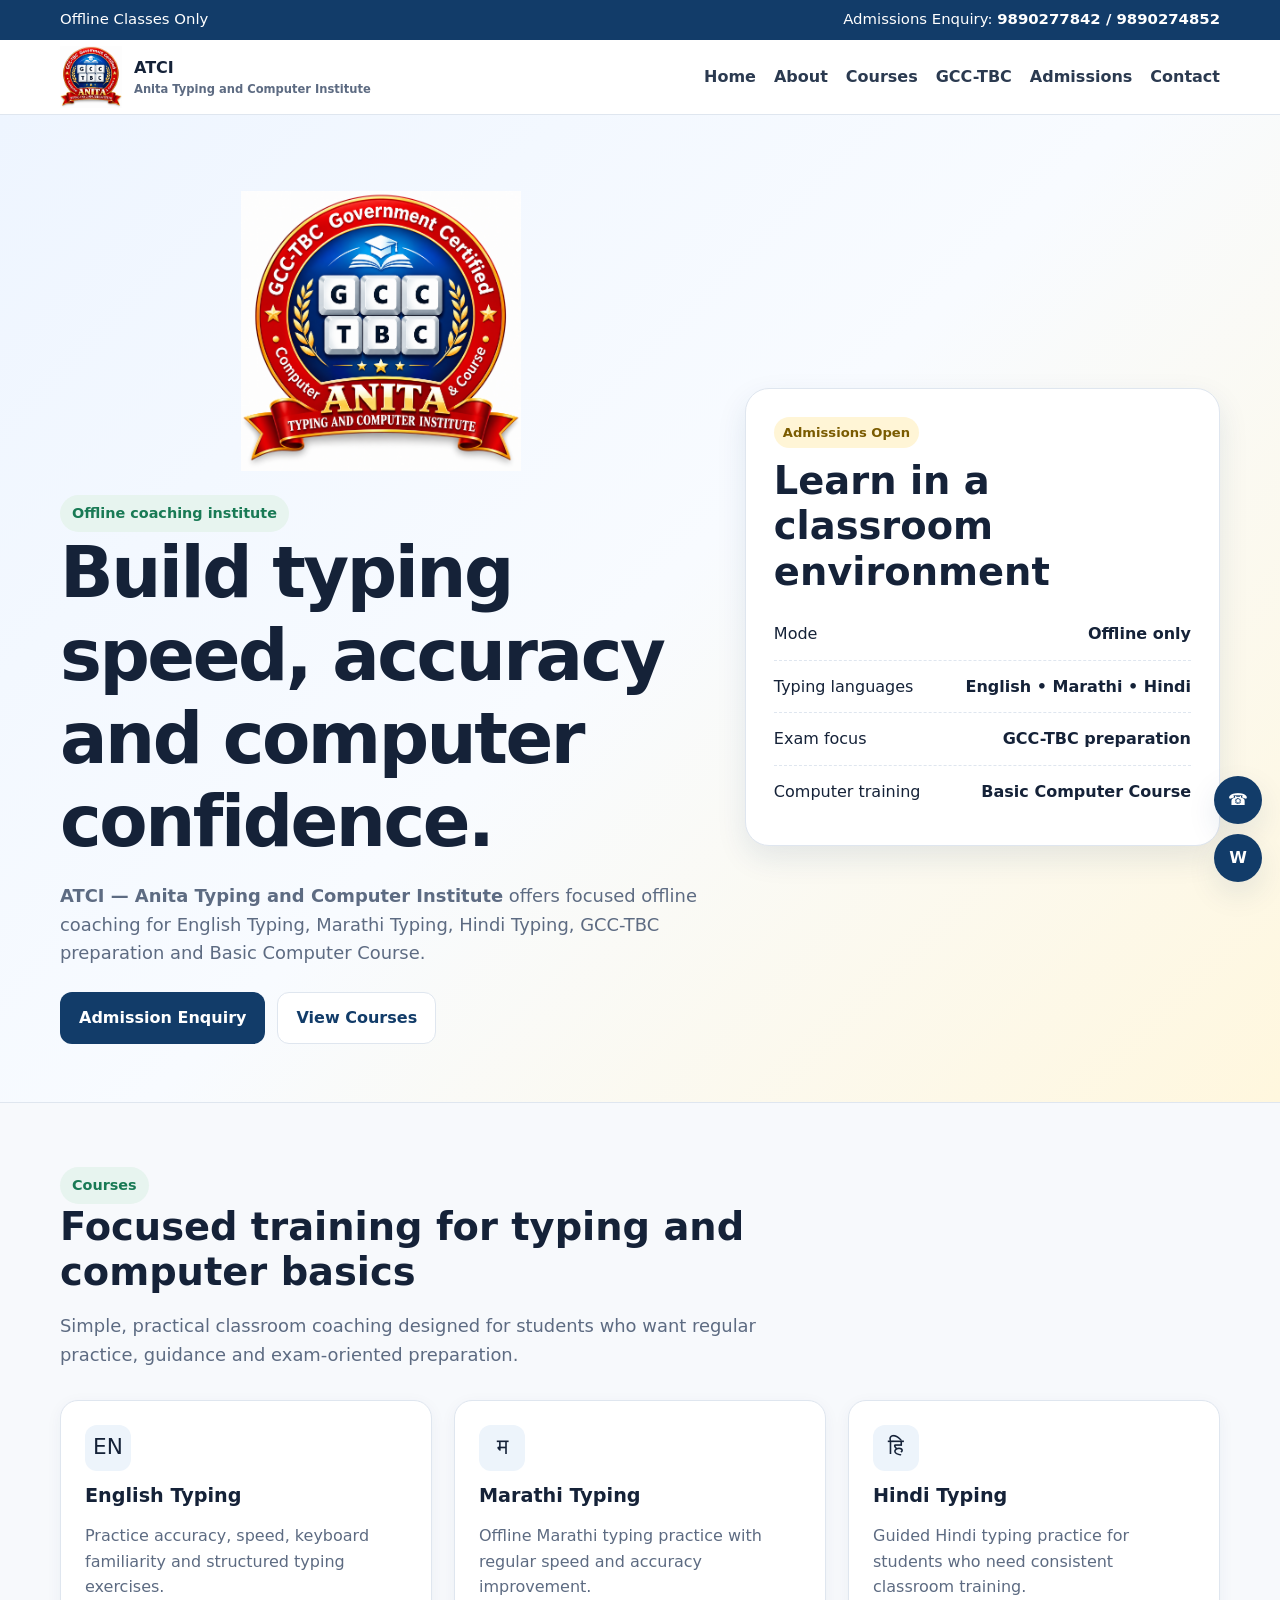
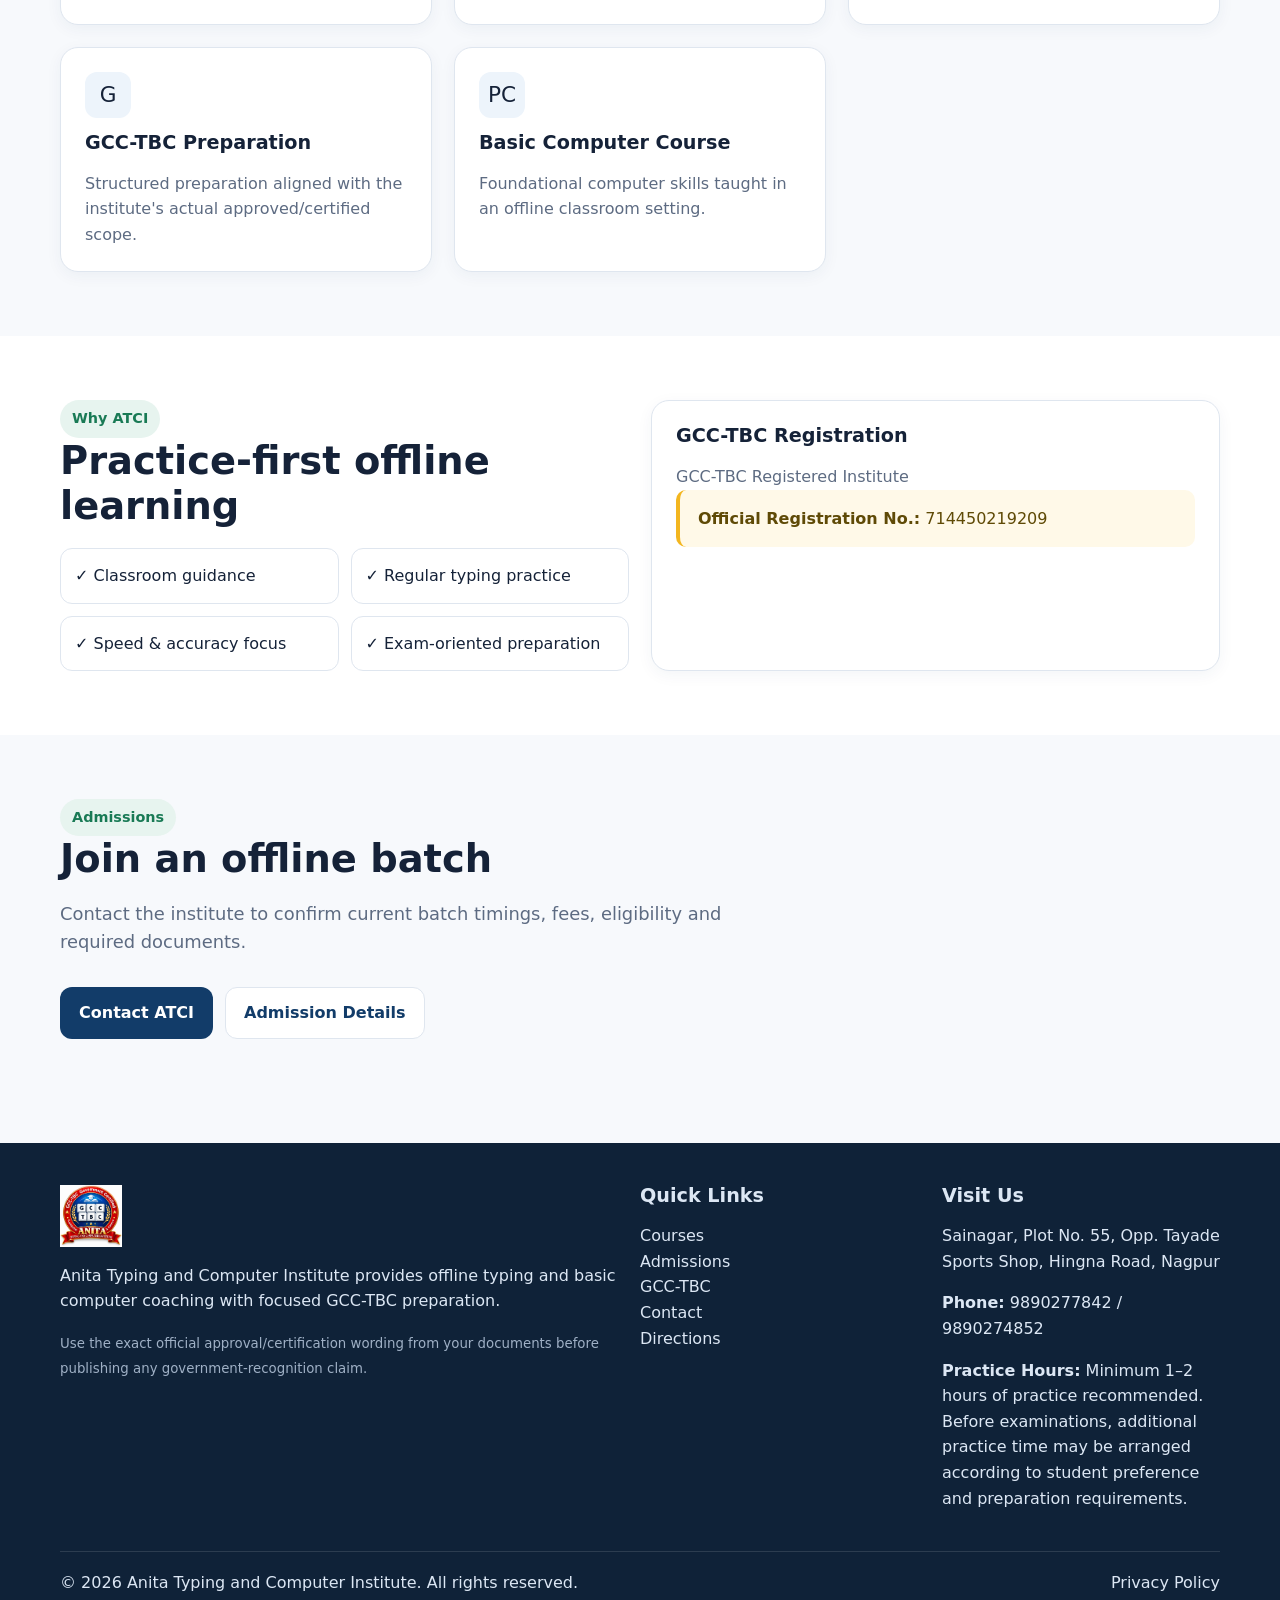
<file: index.html>
﻿<!doctype html>
<html lang="en">
<head>
  <meta charset="utf-8">
  <meta name="viewport" content="width=device-width,initial-scale=1">
  <title>ATCI | Anita Typing and Computer Institute</title>
  <meta name="description" content="Offline typing and computer coaching for English, Marathi, Hindi, GCC-TBC preparation and basic computer learning.">
  <link rel="canonical" href="https://atci.co.in/">
  <meta name="robots" content="index,follow">
  <meta property="og:title" content="ATCI | Anita Typing and Computer Institute">
  <meta property="og:description" content="Offline typing and computer coaching for English, Marathi, Hindi, GCC-TBC preparation and basic computer learning.">
  <meta property="og:type" content="website">
  <meta property="og:url" content="https://atci.co.in">
  <link rel="icon" type="image/png" href="assets/images/ATCI%20LOGO.png">
  <link rel="apple-touch-icon" href="assets/images/ATCI%20LOGO.png">
  <link rel="stylesheet" href="assets/css/style.css">
</head>
<body>

<div class="topbar">
  <div class="container">
    <span>Offline Classes Only</span>
    <span>Admissions Enquiry: <strong>9890277842 / 9890274852</strong></span>
  </div>
</div>
<header class="site-header">
  <div class="container nav">
    <a class="brand" href="index.html" aria-label="ATCI Home">
      <img class="logo" src="assets/images/ATCI%20LOGO.png" alt="Anita Typing and Computer Institute Logo">
      <span class="brand-text">ATCI<small>Anita Typing and Computer Institute</small></span>
    </a>
    <button class="menu-btn" aria-expanded="false" aria-label="Open menu">Menu</button>
    <nav class="nav-links"><a href="index.html" aria-current="page">Home</a><a href="about.html" >About</a><a href="courses.html" >Courses</a><a href="gcc-tbc.html" >GCC-TBC</a><a href="admissions.html" >Admissions</a><a href="contact.html" >Contact</a></nav>
  </div>
</header>


<main>
<section class="hero">
  <div class="container hero-grid">
    <div>
      <img class="hero-logo" src="assets/images/ATCI%20LOGO.png" alt="Anita Typing and Computer Institute Logo">
      <span class="eyebrow">Offline coaching institute</span>
      <h1>Build typing speed, accuracy and computer confidence.</h1>
      <p class="lead"><strong>ATCI — Anita Typing and Computer Institute</strong> offers focused offline coaching for English Typing, Marathi Typing, Hindi Typing, GCC-TBC preparation and Basic Computer Course.</p>
      <div class="actions">
        <a class="btn btn-primary" href="admissions.html">Admission Enquiry</a>
        <a class="btn btn-secondary" href="courses.html">View Courses</a>
      </div>
    </div>
    <div class="hero-card">
      <span class="badge">Admissions Open</span>
      <h2>Learn in a classroom environment</h2>
      <div class="stat"><span>Mode</span><strong>Offline only</strong></div>
      <div class="stat"><span>Typing languages</span><strong>English • Marathi • Hindi</strong></div>
      <div class="stat"><span>Exam focus</span><strong>GCC-TBC preparation</strong></div>
      <div class="stat"><span>Computer training</span><strong>Basic Computer Course</strong></div>
    </div>
  </div>
</section>

<section class="section">
  <div class="container">
    <div class="section-head">
      <span class="eyebrow">Courses</span>
      <h2>Focused training for typing and computer basics</h2>
      <p class="lead">Simple, practical classroom coaching designed for students who want regular practice, guidance and exam-oriented preparation.</p>
    </div>
    <div class="grid grid-3">
      <div class="card"><div class="icon">EN</div><h3>English Typing</h3><p>Practice accuracy, speed, keyboard familiarity and structured typing exercises.</p></div>
      <div class="card"><div class="icon">म</div><h3>Marathi Typing</h3><p>Offline Marathi typing practice with regular speed and accuracy improvement.</p></div>
      <div class="card"><div class="icon">हि</div><h3>Hindi Typing</h3><p>Guided Hindi typing practice for students who need consistent classroom training.</p></div>
      <div class="card"><div class="icon">G</div><h3>GCC-TBC Preparation</h3><p>Structured preparation aligned with the institute's actual approved/certified scope.</p></div>
      <div class="card"><div class="icon">PC</div><h3>Basic Computer Course</h3><p>Foundational computer skills taught in an offline classroom setting.</p></div>
    </div>
  </div>
</section>

<section class="section alt">
  <div class="container grid grid-2">
    <div>
      <span class="eyebrow">Why ATCI</span>
      <h2>Practice-first offline learning</h2>
      <div class="checks">
        <div class="check">✓ Classroom guidance</div>
        <div class="check">✓ Regular typing practice</div>
        <div class="check">✓ Speed & accuracy focus</div>
        <div class="check">✓ Exam-oriented preparation</div>
      </div>
    </div>
    <div class="card">
      <h3>GCC-TBC Registration</h3>
      <p>GCC-TBC Registered Institute</p>
      <div class="notice"><strong>Official Registration No.:</strong> 714450219209</div>
    </div>
  </div>
</section>

<section class="section">
  <div class="container">
    <div class="section-head"><span class="eyebrow">Admissions</span><h2>Join an offline batch</h2><p class="lead">Contact the institute to confirm current batch timings, fees, eligibility and required documents.</p></div>
    <div class="actions"><a class="btn btn-primary" href="contact.html">Contact ATCI</a><a class="btn btn-secondary" href="admissions.html">Admission Details</a></div>
  </div>
</section>
</main>


<footer class="footer">
  <div class="container">
    <div class="footer-grid">
      <div>
        <img class="footer-logo logo" src="assets/images/ATCI%20LOGO.png" alt="Anita Typing and Computer Institute Logo">
        <p>Anita Typing and Computer Institute provides offline typing and basic computer coaching with focused GCC-TBC preparation.</p>
        <small>Use the exact official approval/certification wording from your documents before publishing any government-recognition claim.</small>
      </div>
      <div>
        <h3>Quick Links</h3>
        <p><a href="courses.html">Courses</a><br><a href="admissions.html">Admissions</a><br><a href="gcc-tbc.html">GCC-TBC</a><br><a href="contact.html">Contact</a><br><a href="https://maps.app.goo.gl/RfUvxJS2GyCX4RJT7" target="_blank" rel="noopener noreferrer">Directions</a></p>
      </div>
      <div>
        <h3>Visit Us</h3>
        <p>Sainagar, Plot No. 55, Opp. Tayade Sports Shop, Hingna Road, Nagpur</p>
        <p><strong>Phone:</strong> <a href="tel:+919890277842">9890277842</a> / <a href="tel:+919890274852">9890274852</a></p><p><strong>Practice Hours:</strong> Minimum 1–2 hours of practice recommended. Before examinations, additional practice time may be arranged according to student preference and preparation requirements.</p>
      </div>
    </div>
    <div class="footer-bottom">
      <span>© <span data-year></span> Anita Typing and Computer Institute. All rights reserved.</span>
      <span><a href="privacy.html">Privacy Policy</a></span>
    </div>
  </div>
</footer>
<div class="floating-contact">
  <a href="tel:+919890277842" aria-label="Call ATCI">☎</a>
  <a href="https://wa.me/919890277842" aria-label="WhatsApp ATCI">W</a>
</div>
<script src="assets/js/site.js"></script>

</body>
</html>
</file>
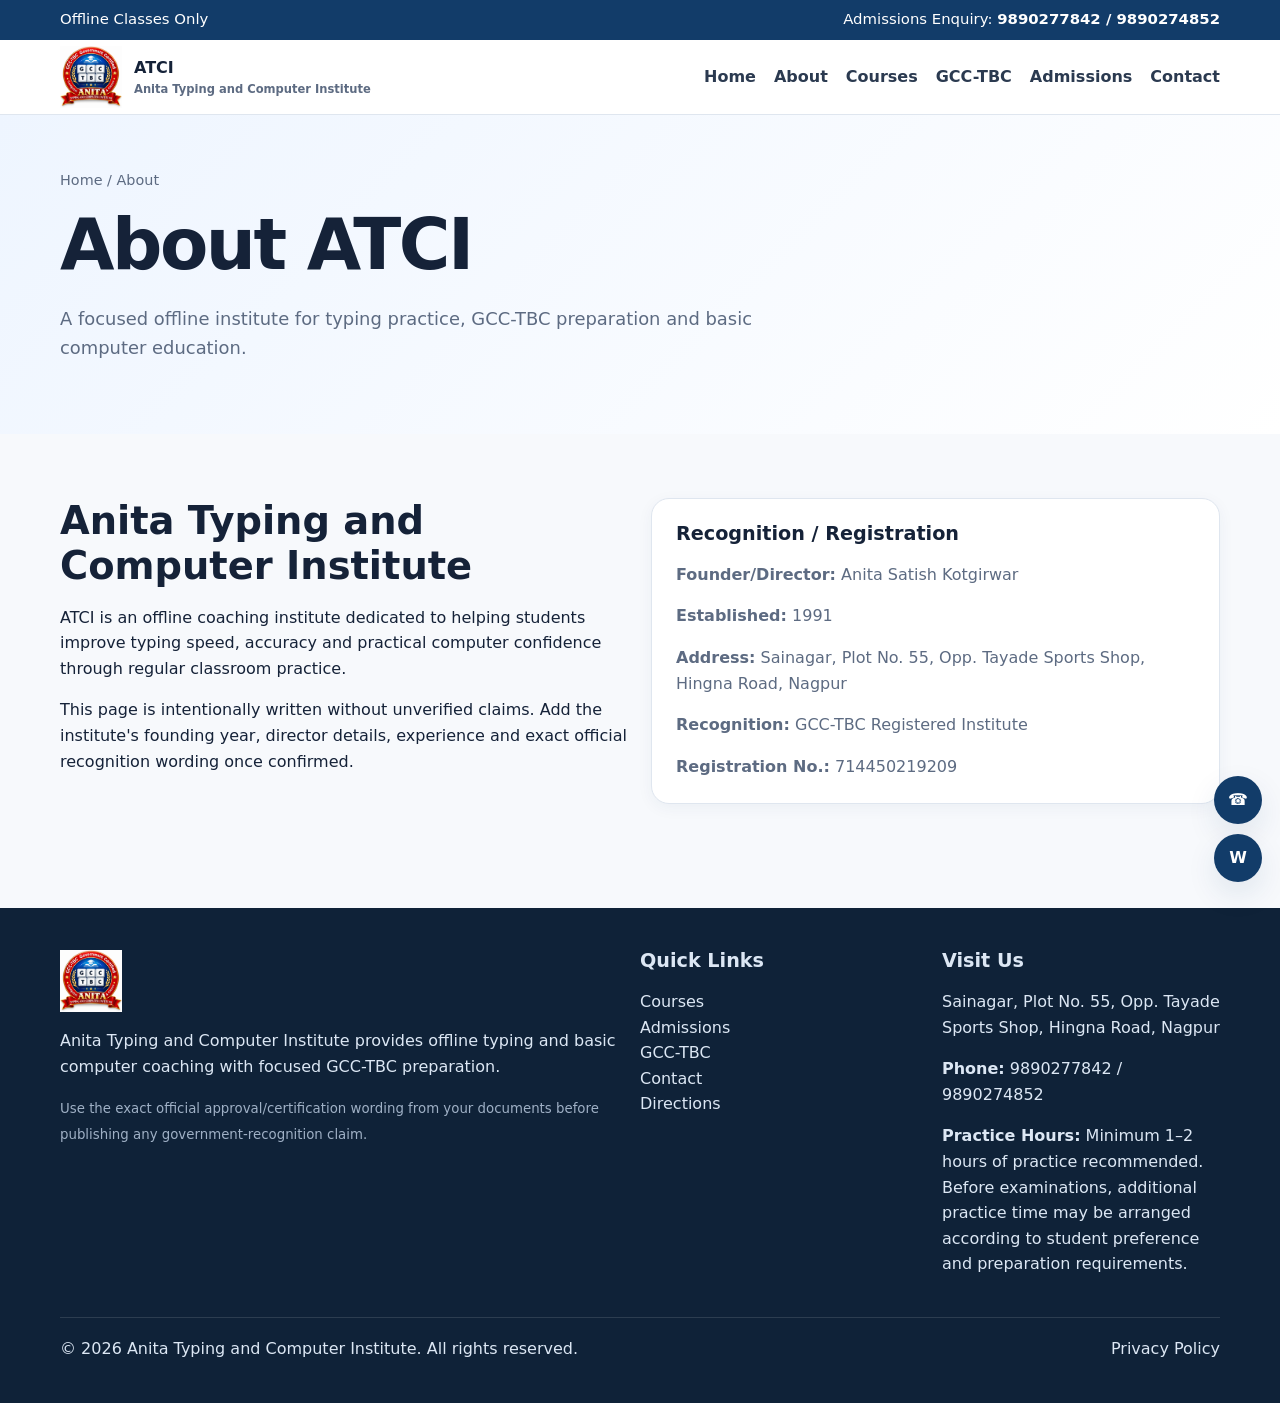
<file: about.html>
﻿<!doctype html>
<html lang="en">
<head>
  <meta charset="utf-8">
  <meta name="viewport" content="width=device-width,initial-scale=1">
  <title>About ATCI | Anita Typing and Computer Institute</title>
  <meta name="description" content="Learn about ATCI, an offline typing and computer coaching institute.">
  <link rel="canonical" href="https://atci.co.in/">
  <meta name="robots" content="index,follow">
  <meta property="og:title" content="About ATCI | Anita Typing and Computer Institute">
  <meta property="og:description" content="Learn about ATCI, an offline typing and computer coaching institute.">
  <meta property="og:type" content="website">
  <meta property="og:url" content="https://atci.co.in">
  <link rel="icon" type="image/png" href="assets/images/ATCI%20LOGO.png">
  <link rel="apple-touch-icon" href="assets/images/ATCI%20LOGO.png">
  <link rel="stylesheet" href="assets/css/style.css">
</head>
<body>

<div class="topbar">
  <div class="container">
    <span>Offline Classes Only</span>
    <span>Admissions Enquiry: <strong>9890277842 / 9890274852</strong></span>
  </div>
</div>
<header class="site-header">
  <div class="container nav">
    <a class="brand" href="index.html" aria-label="ATCI Home">
      <img class="logo" src="assets/images/ATCI%20LOGO.png" alt="Anita Typing and Computer Institute Logo">
      <span class="brand-text">ATCI<small>Anita Typing and Computer Institute</small></span>
    </a>
    <button class="menu-btn" aria-expanded="false" aria-label="Open menu">Menu</button>
    <nav class="nav-links"><a href="index.html" >Home</a><a href="about.html" aria-current="page">About</a><a href="courses.html" >Courses</a><a href="gcc-tbc.html" >GCC-TBC</a><a href="admissions.html" >Admissions</a><a href="contact.html" >Contact</a></nav>
  </div>
</header>


<main>
<section class="page-hero"><div class="container"><div class="breadcrumb">Home / About</div><h1>About ATCI</h1><p class="lead">A focused offline institute for typing practice, GCC-TBC preparation and basic computer education.</p></div></section>
<section class="section"><div class="container grid grid-2">
<div><h2>Anita Typing and Computer Institute</h2><p>ATCI is an offline coaching institute dedicated to helping students improve typing speed, accuracy and practical computer confidence through regular classroom practice.</p><p>This page is intentionally written without unverified claims. Add the institute's founding year, director details, experience and exact official recognition wording once confirmed.</p></div>
<div class="card"><h3>Recognition / Registration</h3><p><strong>Founder/Director:</strong> Anita Satish Kotgirwar</p><p><strong>Established:</strong> 1991</p><p><strong>Address:</strong> Sainagar, Plot No. 55, Opp. Tayade Sports Shop, Hingna Road, Nagpur</p><p><strong>Recognition:</strong> GCC-TBC Registered Institute</p><p><strong>Registration No.:</strong> 714450219209</p></div>
</div></section></main>


<footer class="footer">
  <div class="container">
    <div class="footer-grid">
      <div>
        <img class="footer-logo logo" src="assets/images/ATCI%20LOGO.png" alt="Anita Typing and Computer Institute Logo">
        <p>Anita Typing and Computer Institute provides offline typing and basic computer coaching with focused GCC-TBC preparation.</p>
        <small>Use the exact official approval/certification wording from your documents before publishing any government-recognition claim.</small>
      </div>
      <div>
        <h3>Quick Links</h3>
        <p><a href="courses.html">Courses</a><br><a href="admissions.html">Admissions</a><br><a href="gcc-tbc.html">GCC-TBC</a><br><a href="contact.html">Contact</a><br><a href="https://maps.app.goo.gl/RfUvxJS2GyCX4RJT7" target="_blank" rel="noopener noreferrer">Directions</a></p>
      </div>
      <div>
        <h3>Visit Us</h3>
        <p>Sainagar, Plot No. 55, Opp. Tayade Sports Shop, Hingna Road, Nagpur</p>
        <p><strong>Phone:</strong> <a href="tel:+919890277842">9890277842</a> / <a href="tel:+919890274852">9890274852</a></p><p><strong>Practice Hours:</strong> Minimum 1–2 hours of practice recommended. Before examinations, additional practice time may be arranged according to student preference and preparation requirements.</p>
      </div>
    </div>
    <div class="footer-bottom">
      <span>© <span data-year></span> Anita Typing and Computer Institute. All rights reserved.</span>
      <span><a href="privacy.html">Privacy Policy</a></span>
    </div>
  </div>
</footer>
<div class="floating-contact">
  <a href="tel:+919890277842" aria-label="Call ATCI">☎</a>
  <a href="https://wa.me/919890277842" aria-label="WhatsApp ATCI">W</a>
</div>
<script src="assets/js/site.js"></script>

</body>
</html>
</file>
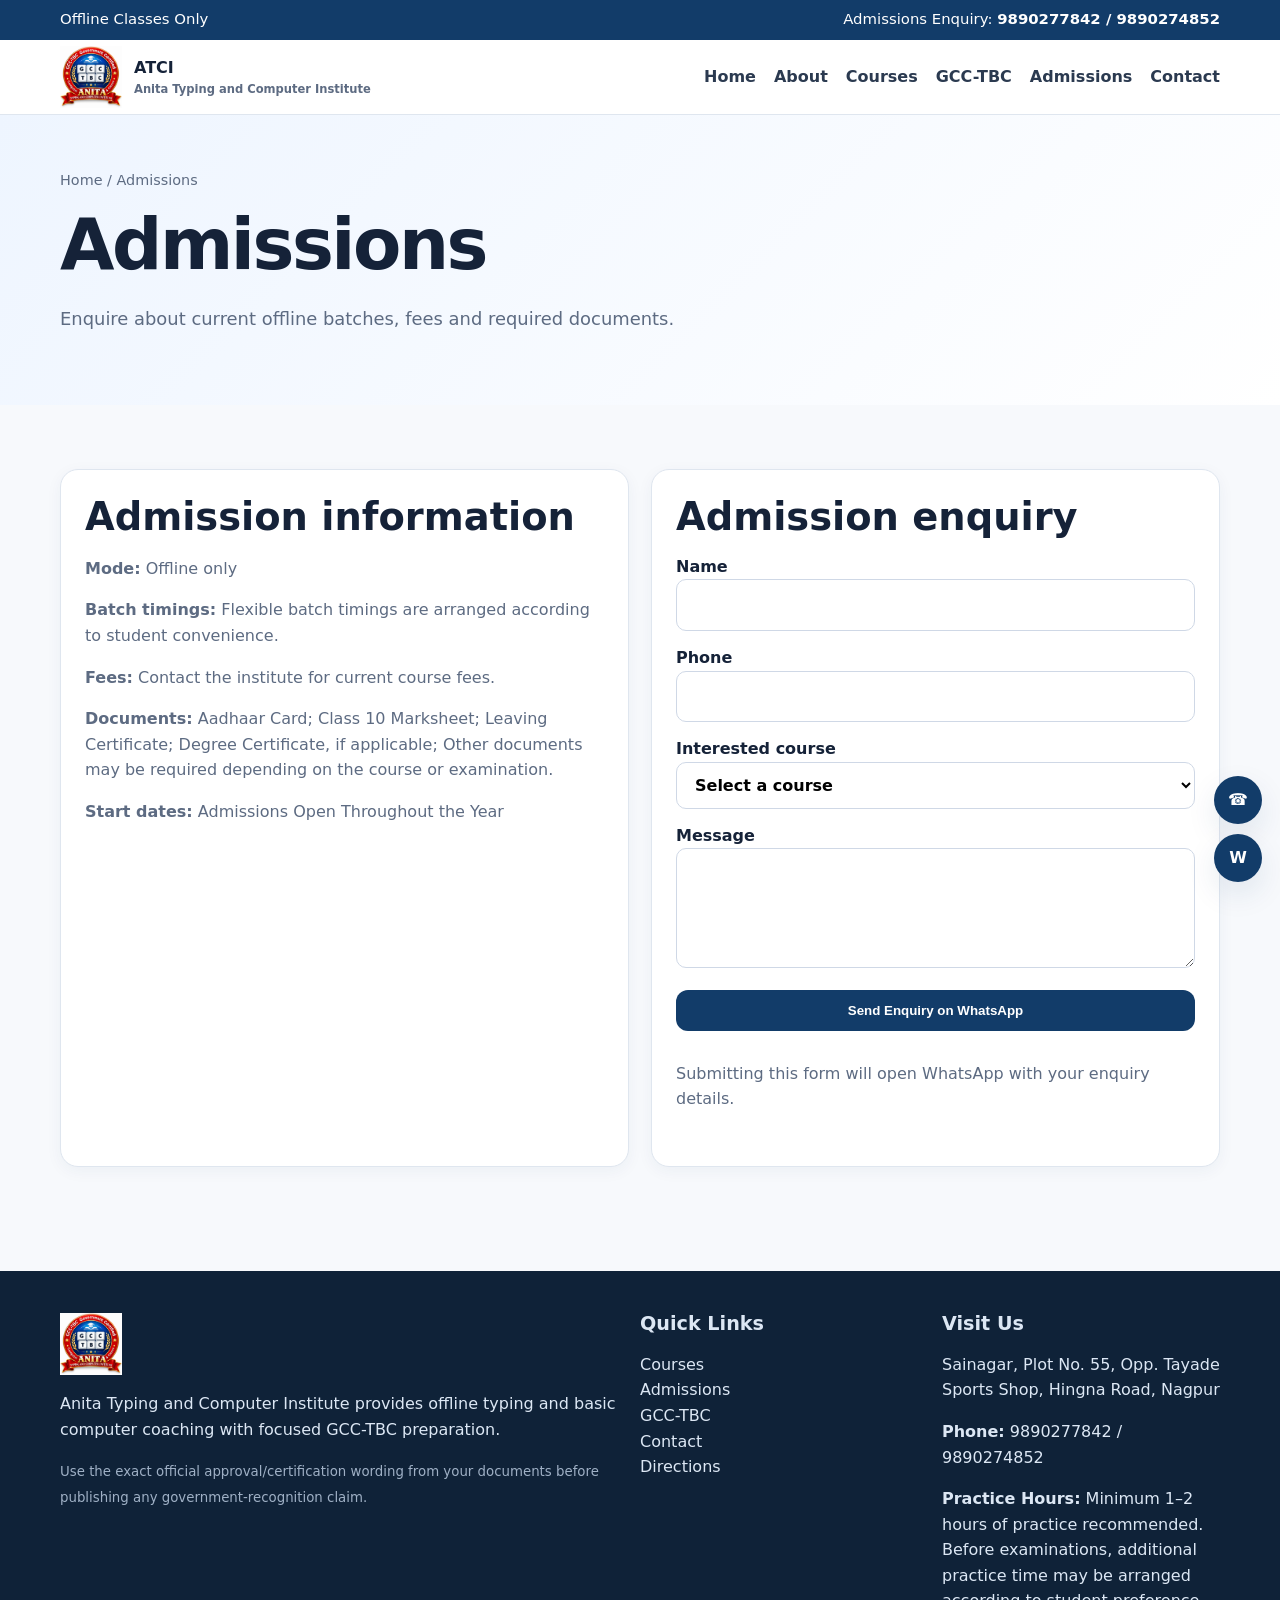
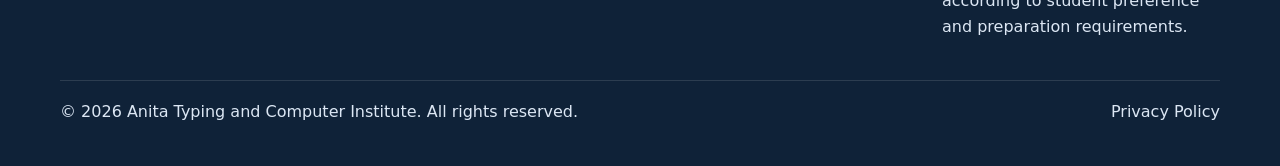
<file: admissions.html>
﻿<!doctype html>
<html lang="en">
<head>
  <meta charset="utf-8">
  <meta name="viewport" content="width=device-width,initial-scale=1">
  <title>Admissions | ATCI</title>
  <meta name="description" content="Admission enquiry for offline typing and computer coaching at ATCI.">
  <link rel="canonical" href="https://atci.co.in/">
  <meta name="robots" content="index,follow">
  <meta property="og:title" content="Admissions | ATCI">
  <meta property="og:description" content="Admission enquiry for offline typing and computer coaching at ATCI.">
  <meta property="og:type" content="website">
  <meta property="og:url" content="https://atci.co.in">
  <link rel="icon" type="image/png" href="assets/images/ATCI%20LOGO.png">
  <link rel="apple-touch-icon" href="assets/images/ATCI%20LOGO.png">
  <link rel="stylesheet" href="assets/css/style.css">
</head>
<body>

<div class="topbar">
  <div class="container">
    <span>Offline Classes Only</span>
    <span>Admissions Enquiry: <strong>9890277842 / 9890274852</strong></span>
  </div>
</div>
<header class="site-header">
  <div class="container nav">
    <a class="brand" href="index.html" aria-label="ATCI Home">
      <img class="logo" src="assets/images/ATCI%20LOGO.png" alt="Anita Typing and Computer Institute Logo">
      <span class="brand-text">ATCI<small>Anita Typing and Computer Institute</small></span>
    </a>
    <button class="menu-btn" aria-expanded="false" aria-label="Open menu">Menu</button>
    <nav class="nav-links"><a href="index.html" >Home</a><a href="about.html" >About</a><a href="courses.html" >Courses</a><a href="gcc-tbc.html" >GCC-TBC</a><a href="admissions.html" aria-current="page">Admissions</a><a href="contact.html" >Contact</a></nav>
  </div>
</header>


<main>
<section class="page-hero"><div class="container"><div class="breadcrumb">Home / Admissions</div><h1>Admissions</h1><p class="lead">Enquire about current offline batches, fees and required documents.</p></div></section>
<section class="section"><div class="container grid grid-2">
<div class="card"><h2>Admission information</h2><p><strong>Mode:</strong> Offline only</p><p><strong>Batch timings:</strong> Flexible batch timings are arranged according to student convenience.</p><p><strong>Fees:</strong> Contact the institute for current course fees.</p><p><strong>Documents:</strong> Aadhaar Card; Class 10 Marksheet; Leaving Certificate; Degree Certificate, if applicable; Other documents may be required depending on the course or examination.</p><p><strong>Start dates:</strong> Admissions Open Throughout the Year</p></div>
<div class="card"><h2>Admission enquiry</h2><form id="enquiry-form" novalidate><label>Name<input required name="name" autocomplete="name"></label><label>Phone<input required name="phone" inputmode="tel" autocomplete="tel"></label><label>Interested course<select required name="course"><option value="" selected>Select a course</option><option>English Typing</option><option>Marathi Typing</option><option>Hindi Typing</option><option>GCC-TBC Preparation</option><option>Basic Computer Course</option></select></label><label>Message<textarea name="message"></textarea></label><button class="btn btn-primary" type="submit">Send Enquiry on WhatsApp</button><p>Submitting this form will open WhatsApp with your enquiry details.</p><p id="form-status" aria-live="polite"></p></form></div>
</div></section></main>


<footer class="footer">
  <div class="container">
    <div class="footer-grid">
      <div>
        <img class="footer-logo logo" src="assets/images/ATCI%20LOGO.png" alt="Anita Typing and Computer Institute Logo">
        <p>Anita Typing and Computer Institute provides offline typing and basic computer coaching with focused GCC-TBC preparation.</p>
        <small>Use the exact official approval/certification wording from your documents before publishing any government-recognition claim.</small>
      </div>
      <div>
        <h3>Quick Links</h3>
        <p><a href="courses.html">Courses</a><br><a href="admissions.html">Admissions</a><br><a href="gcc-tbc.html">GCC-TBC</a><br><a href="contact.html">Contact</a><br><a href="https://maps.app.goo.gl/RfUvxJS2GyCX4RJT7" target="_blank" rel="noopener noreferrer">Directions</a></p>
      </div>
      <div>
        <h3>Visit Us</h3>
        <p>Sainagar, Plot No. 55, Opp. Tayade Sports Shop, Hingna Road, Nagpur</p>
        <p><strong>Phone:</strong> <a href="tel:+919890277842">9890277842</a> / <a href="tel:+919890274852">9890274852</a></p><p><strong>Practice Hours:</strong> Minimum 1–2 hours of practice recommended. Before examinations, additional practice time may be arranged according to student preference and preparation requirements.</p>
      </div>
    </div>
    <div class="footer-bottom">
      <span>© <span data-year></span> Anita Typing and Computer Institute. All rights reserved.</span>
      <span><a href="privacy.html">Privacy Policy</a></span>
    </div>
  </div>
</footer>
<div class="floating-contact">
  <a href="tel:+919890277842" aria-label="Call ATCI">☎</a>
  <a href="https://wa.me/919890277842" aria-label="WhatsApp ATCI">W</a>
</div>
<script src="assets/js/site.js"></script>

</body>
</html>
</file>
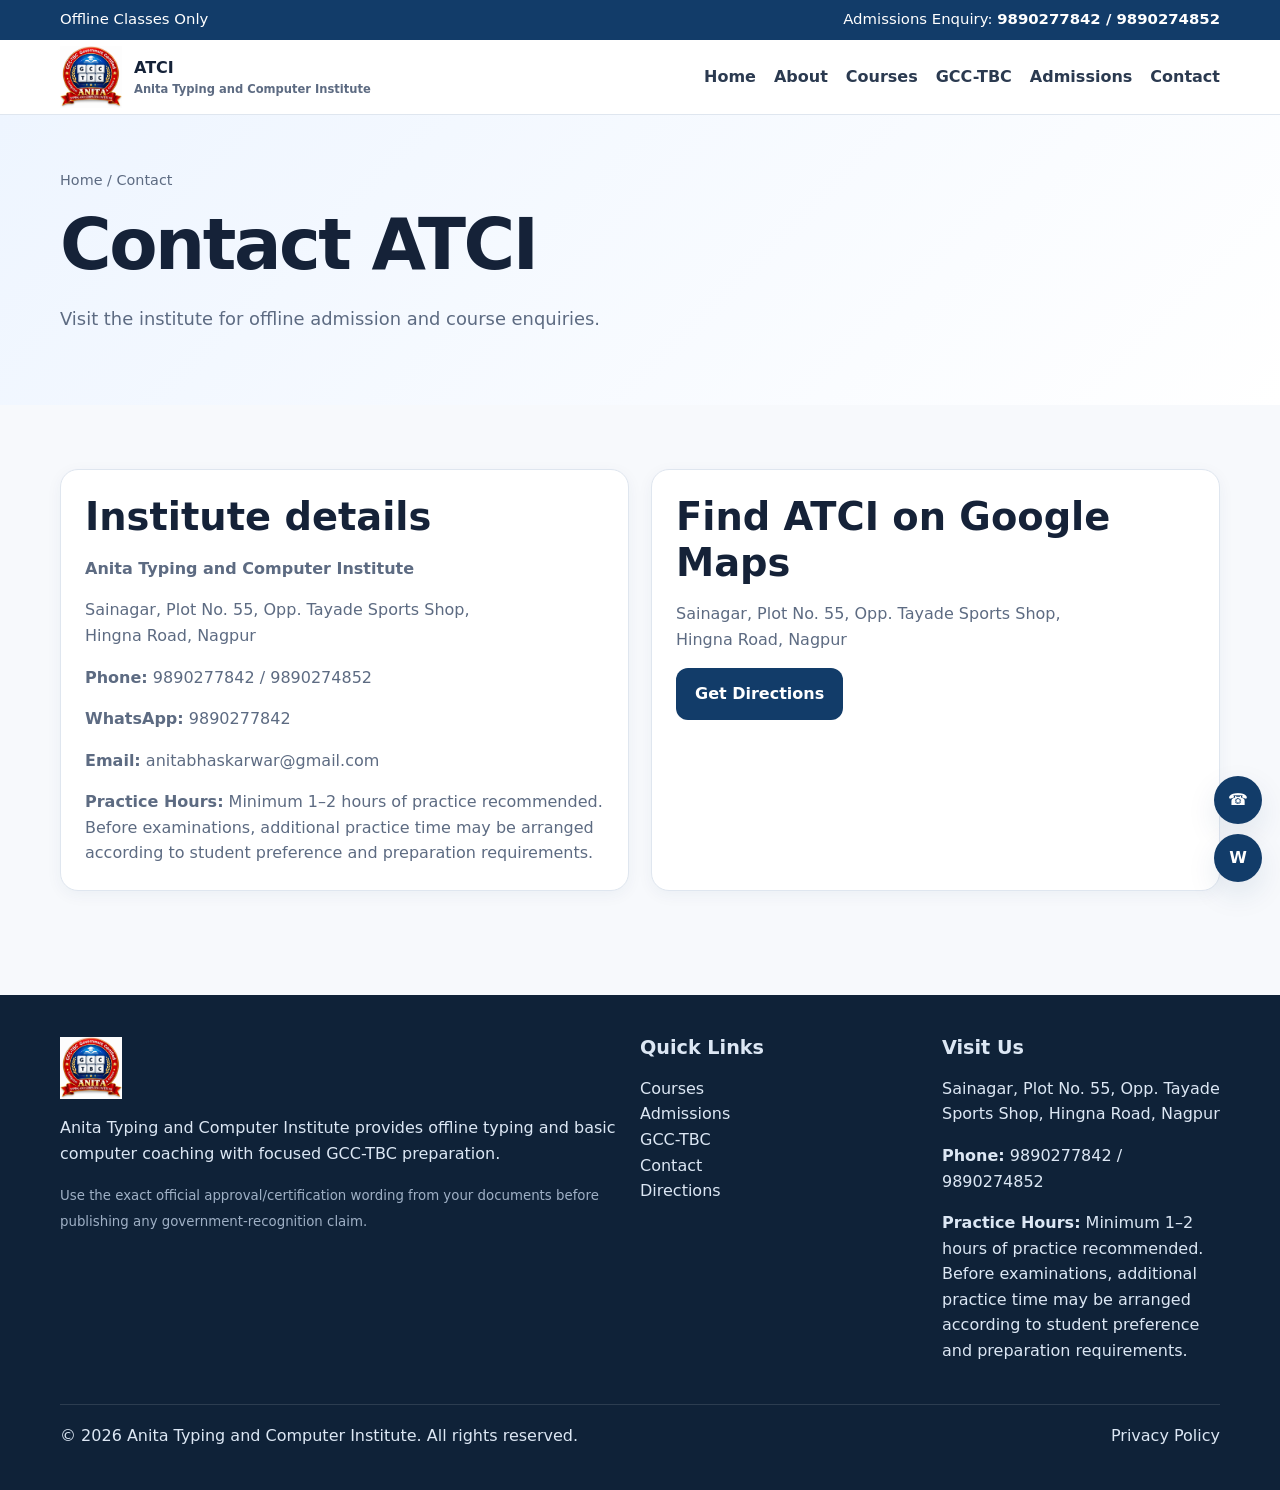
<file: contact.html>
﻿<!doctype html>
<html lang="en">
<head>
  <meta charset="utf-8">
  <meta name="viewport" content="width=device-width,initial-scale=1">
  <title>Contact ATCI</title>
  <meta name="description" content="Contact Anita Typing and Computer Institute for offline typing and computer course enquiries.">
  <link rel="canonical" href="https://atci.co.in/">
  <meta name="robots" content="index,follow">
  <meta property="og:title" content="Contact ATCI">
  <meta property="og:description" content="Contact Anita Typing and Computer Institute for offline typing and computer course enquiries.">
  <meta property="og:type" content="website">
  <meta property="og:url" content="https://atci.co.in">
  <link rel="icon" type="image/png" href="assets/images/ATCI%20LOGO.png">
  <link rel="apple-touch-icon" href="assets/images/ATCI%20LOGO.png">
  <link rel="stylesheet" href="assets/css/style.css">
</head>
<body>

<div class="topbar">
  <div class="container">
    <span>Offline Classes Only</span>
    <span>Admissions Enquiry: <strong>9890277842 / 9890274852</strong></span>
  </div>
</div>
<header class="site-header">
  <div class="container nav">
    <a class="brand" href="index.html" aria-label="ATCI Home">
      <img class="logo" src="assets/images/ATCI%20LOGO.png" alt="Anita Typing and Computer Institute Logo">
      <span class="brand-text">ATCI<small>Anita Typing and Computer Institute</small></span>
    </a>
    <button class="menu-btn" aria-expanded="false" aria-label="Open menu">Menu</button>
    <nav class="nav-links"><a href="index.html" >Home</a><a href="about.html" >About</a><a href="courses.html" >Courses</a><a href="gcc-tbc.html" >GCC-TBC</a><a href="admissions.html" >Admissions</a><a href="contact.html" aria-current="page">Contact</a></nav>
  </div>
</header>


<main>
<section class="page-hero"><div class="container"><div class="breadcrumb">Home / Contact</div><h1>Contact ATCI</h1><p class="lead">Visit the institute for offline admission and course enquiries.</p></div></section>
<section class="section"><div class="container grid grid-2">
<div class="card"><h2>Institute details</h2><p><strong>Anita Typing and Computer Institute</strong></p><p>Sainagar, Plot No. 55, Opp. Tayade Sports Shop,<br>Hingna Road, Nagpur</p><p><strong>Phone:</strong> <a href="tel:+919890277842">9890277842</a> / <a href="tel:+919890274852">9890274852</a></p><p><strong>WhatsApp:</strong> <a href="https://wa.me/919890277842">9890277842</a></p><p><strong>Email:</strong> <a href="mailto:anitabhaskarwar@gmail.com">anitabhaskarwar@gmail.com</a></p><p><strong>Practice Hours:</strong> Minimum 1–2 hours of practice recommended. Before examinations, additional practice time may be arranged according to student preference and preparation requirements.</p></div>
<div class="card"><h2>Find ATCI on Google Maps</h2><p>Sainagar, Plot No. 55, Opp. Tayade Sports Shop,<br>Hingna Road, Nagpur</p><p><a class="btn btn-primary" href="https://maps.app.goo.gl/RfUvxJS2GyCX4RJT7" target="_blank" rel="noopener noreferrer">Get Directions</a></p></div>
</div></section></main>


<footer class="footer">
  <div class="container">
    <div class="footer-grid">
      <div>
        <img class="footer-logo logo" src="assets/images/ATCI%20LOGO.png" alt="Anita Typing and Computer Institute Logo">
        <p>Anita Typing and Computer Institute provides offline typing and basic computer coaching with focused GCC-TBC preparation.</p>
        <small>Use the exact official approval/certification wording from your documents before publishing any government-recognition claim.</small>
      </div>
      <div>
        <h3>Quick Links</h3>
        <p><a href="courses.html">Courses</a><br><a href="admissions.html">Admissions</a><br><a href="gcc-tbc.html">GCC-TBC</a><br><a href="contact.html">Contact</a><br><a href="https://maps.app.goo.gl/RfUvxJS2GyCX4RJT7" target="_blank" rel="noopener noreferrer">Directions</a></p>
      </div>
      <div>
        <h3>Visit Us</h3>
        <p>Sainagar, Plot No. 55, Opp. Tayade Sports Shop, Hingna Road, Nagpur</p>
        <p><strong>Phone:</strong> <a href="tel:+919890277842">9890277842</a> / <a href="tel:+919890274852">9890274852</a></p><p><strong>Practice Hours:</strong> Minimum 1–2 hours of practice recommended. Before examinations, additional practice time may be arranged according to student preference and preparation requirements.</p>
      </div>
    </div>
    <div class="footer-bottom">
      <span>© <span data-year></span> Anita Typing and Computer Institute. All rights reserved.</span>
      <span><a href="privacy.html">Privacy Policy</a></span>
    </div>
  </div>
</footer>
<div class="floating-contact">
  <a href="tel:+919890277842" aria-label="Call ATCI">☎</a>
  <a href="https://wa.me/919890277842" aria-label="WhatsApp ATCI">W</a>
</div>
<script src="assets/js/site.js"></script>

</body>
</html>
</file>
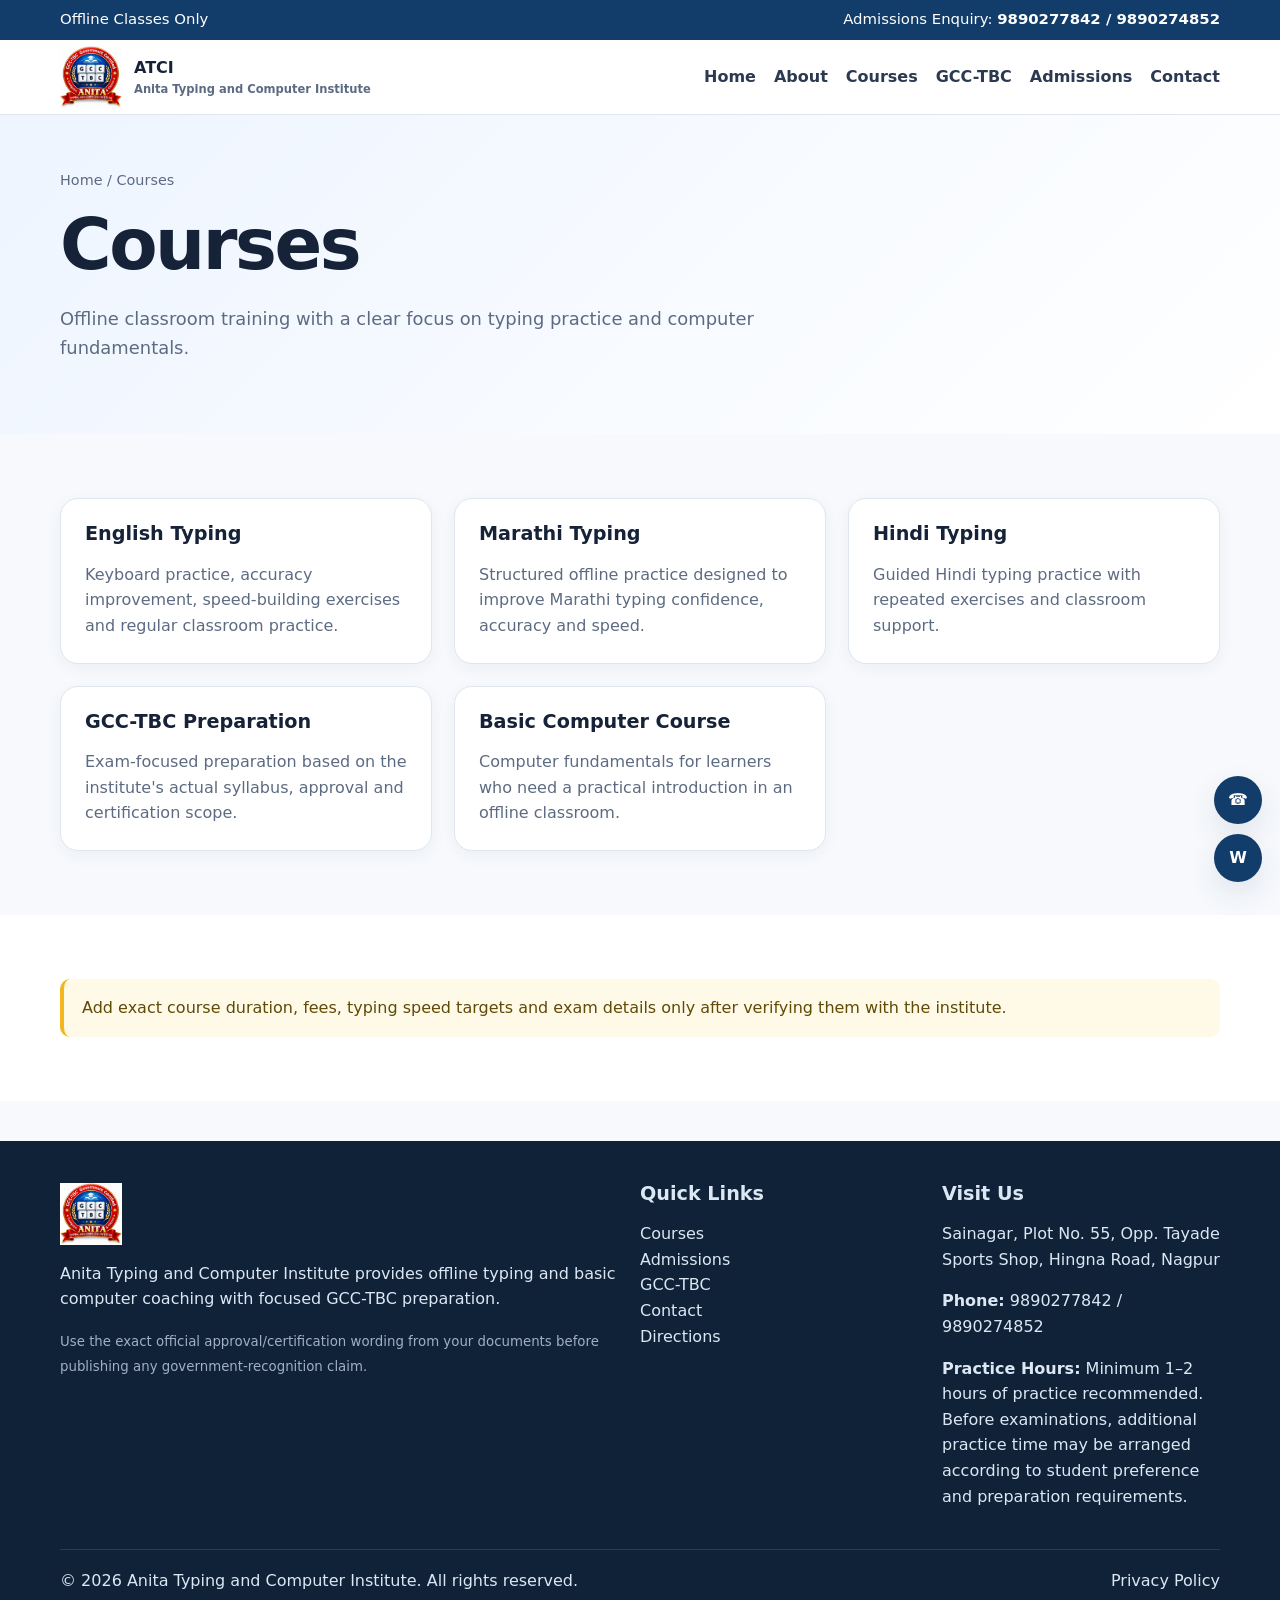
<file: courses.html>
﻿<!doctype html>
<html lang="en">
<head>
  <meta charset="utf-8">
  <meta name="viewport" content="width=device-width,initial-scale=1">
  <title>Courses | ATCI</title>
  <meta name="description" content="English, Marathi and Hindi typing, GCC-TBC preparation and basic computer course at ATCI.">
  <link rel="canonical" href="https://atci.co.in/">
  <meta name="robots" content="index,follow">
  <meta property="og:title" content="Courses | ATCI">
  <meta property="og:description" content="English, Marathi and Hindi typing, GCC-TBC preparation and basic computer course at ATCI.">
  <meta property="og:type" content="website">
  <meta property="og:url" content="https://atci.co.in">
  <link rel="icon" type="image/png" href="assets/images/ATCI%20LOGO.png">
  <link rel="apple-touch-icon" href="assets/images/ATCI%20LOGO.png">
  <link rel="stylesheet" href="assets/css/style.css">
</head>
<body>

<div class="topbar">
  <div class="container">
    <span>Offline Classes Only</span>
    <span>Admissions Enquiry: <strong>9890277842 / 9890274852</strong></span>
  </div>
</div>
<header class="site-header">
  <div class="container nav">
    <a class="brand" href="index.html" aria-label="ATCI Home">
      <img class="logo" src="assets/images/ATCI%20LOGO.png" alt="Anita Typing and Computer Institute Logo">
      <span class="brand-text">ATCI<small>Anita Typing and Computer Institute</small></span>
    </a>
    <button class="menu-btn" aria-expanded="false" aria-label="Open menu">Menu</button>
    <nav class="nav-links"><a href="index.html" >Home</a><a href="about.html" >About</a><a href="courses.html" aria-current="page">Courses</a><a href="gcc-tbc.html" >GCC-TBC</a><a href="admissions.html" >Admissions</a><a href="contact.html" >Contact</a></nav>
  </div>
</header>


<main>
<section class="page-hero"><div class="container"><div class="breadcrumb">Home / Courses</div><h1>Courses</h1><p class="lead">Offline classroom training with a clear focus on typing practice and computer fundamentals.</p></div></section>
<section class="section"><div class="container grid grid-3">
<div class="card"><h3>English Typing</h3><p>Keyboard practice, accuracy improvement, speed-building exercises and regular classroom practice.</p></div>
<div class="card"><h3>Marathi Typing</h3><p>Structured offline practice designed to improve Marathi typing confidence, accuracy and speed.</p></div>
<div class="card"><h3>Hindi Typing</h3><p>Guided Hindi typing practice with repeated exercises and classroom support.</p></div>
<div class="card"><h3>GCC-TBC Preparation</h3><p>Exam-focused preparation based on the institute's actual syllabus, approval and certification scope.</p></div>
<div class="card"><h3>Basic Computer Course</h3><p>Computer fundamentals for learners who need a practical introduction in an offline classroom.</p></div>
</div></section>
<section class="section alt"><div class="container"><div class="notice">Add exact course duration, fees, typing speed targets and exam details only after verifying them with the institute.</div></div></section>
</main>


<footer class="footer">
  <div class="container">
    <div class="footer-grid">
      <div>
        <img class="footer-logo logo" src="assets/images/ATCI%20LOGO.png" alt="Anita Typing and Computer Institute Logo">
        <p>Anita Typing and Computer Institute provides offline typing and basic computer coaching with focused GCC-TBC preparation.</p>
        <small>Use the exact official approval/certification wording from your documents before publishing any government-recognition claim.</small>
      </div>
      <div>
        <h3>Quick Links</h3>
        <p><a href="courses.html">Courses</a><br><a href="admissions.html">Admissions</a><br><a href="gcc-tbc.html">GCC-TBC</a><br><a href="contact.html">Contact</a><br><a href="https://maps.app.goo.gl/RfUvxJS2GyCX4RJT7" target="_blank" rel="noopener noreferrer">Directions</a></p>
      </div>
      <div>
        <h3>Visit Us</h3>
        <p>Sainagar, Plot No. 55, Opp. Tayade Sports Shop, Hingna Road, Nagpur</p>
        <p><strong>Phone:</strong> <a href="tel:+919890277842">9890277842</a> / <a href="tel:+919890274852">9890274852</a></p><p><strong>Practice Hours:</strong> Minimum 1–2 hours of practice recommended. Before examinations, additional practice time may be arranged according to student preference and preparation requirements.</p>
      </div>
    </div>
    <div class="footer-bottom">
      <span>© <span data-year></span> Anita Typing and Computer Institute. All rights reserved.</span>
      <span><a href="privacy.html">Privacy Policy</a></span>
    </div>
  </div>
</footer>
<div class="floating-contact">
  <a href="tel:+919890277842" aria-label="Call ATCI">☎</a>
  <a href="https://wa.me/919890277842" aria-label="WhatsApp ATCI">W</a>
</div>
<script src="assets/js/site.js"></script>

</body>
</html>
</file>
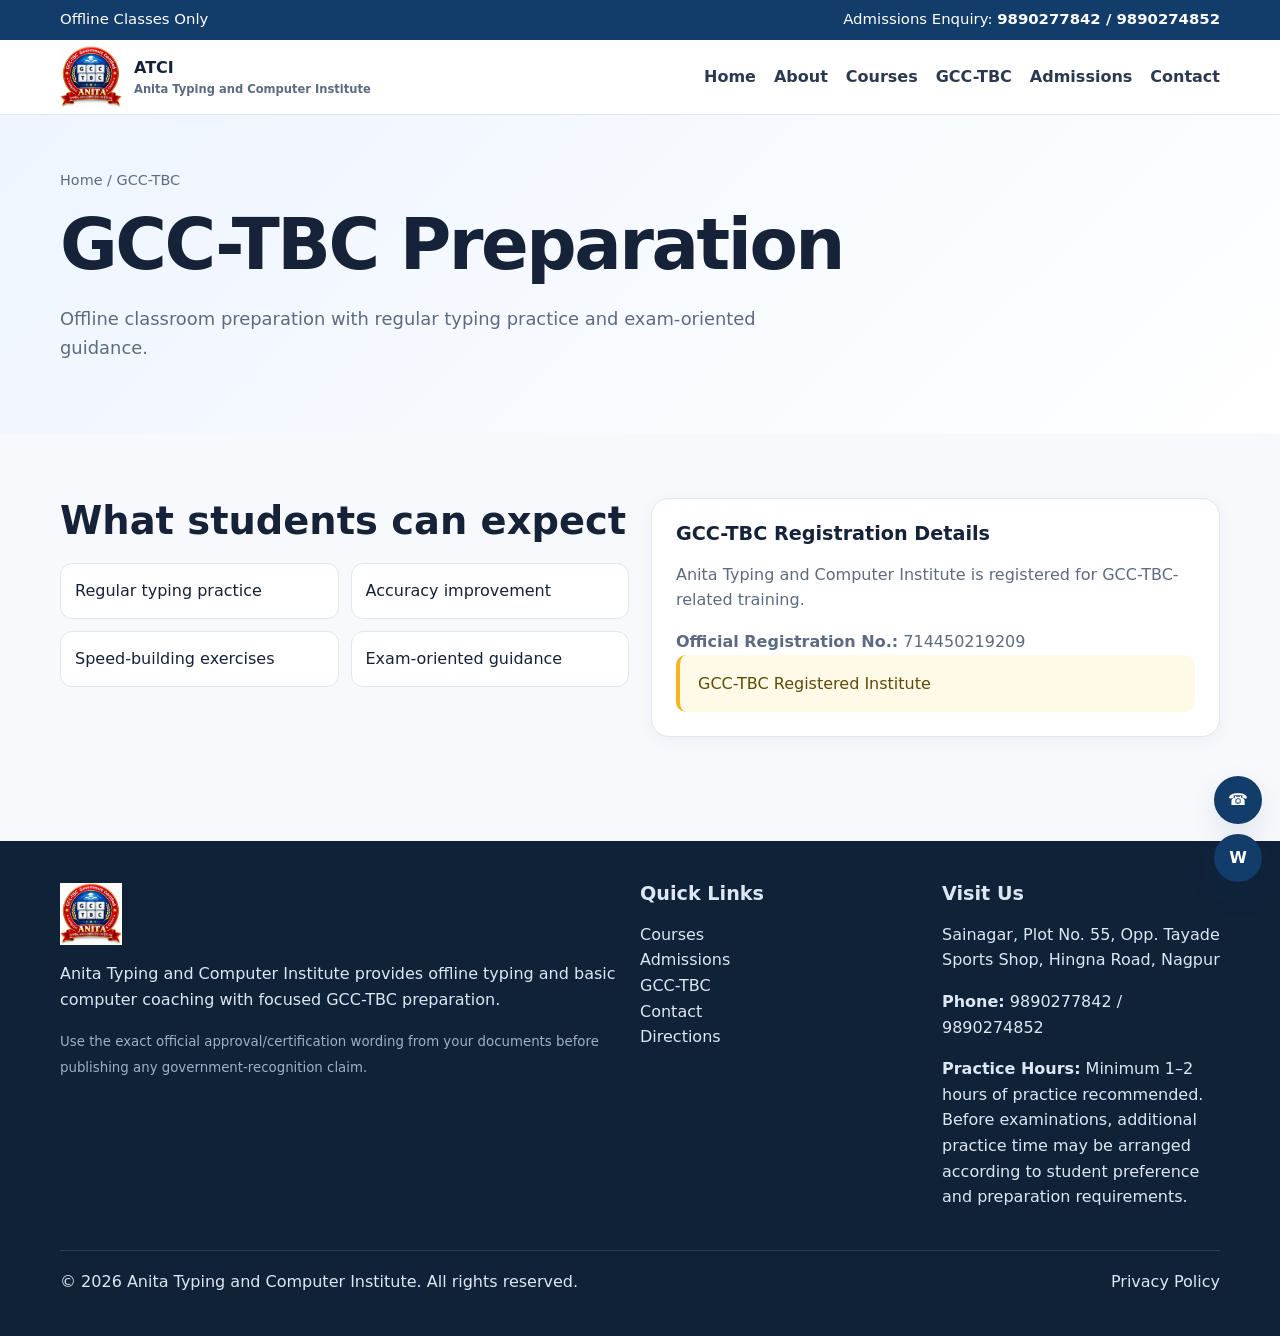
<file: gcc-tbc.html>
﻿<!doctype html>
<html lang="en">
<head>
  <meta charset="utf-8">
  <meta name="viewport" content="width=device-width,initial-scale=1">
  <title>GCC-TBC Preparation | ATCI</title>
  <meta name="description" content="Offline GCC-TBC preparation at Anita Typing and Computer Institute.">
  <link rel="canonical" href="https://atci.co.in/">
  <meta name="robots" content="index,follow">
  <meta property="og:title" content="GCC-TBC Preparation | ATCI">
  <meta property="og:description" content="Offline GCC-TBC preparation at Anita Typing and Computer Institute.">
  <meta property="og:type" content="website">
  <meta property="og:url" content="https://atci.co.in">
  <link rel="icon" type="image/png" href="assets/images/ATCI%20LOGO.png">
  <link rel="apple-touch-icon" href="assets/images/ATCI%20LOGO.png">
  <link rel="stylesheet" href="assets/css/style.css">
</head>
<body>

<div class="topbar">
  <div class="container">
    <span>Offline Classes Only</span>
    <span>Admissions Enquiry: <strong>9890277842 / 9890274852</strong></span>
  </div>
</div>
<header class="site-header">
  <div class="container nav">
    <a class="brand" href="index.html" aria-label="ATCI Home">
      <img class="logo" src="assets/images/ATCI%20LOGO.png" alt="Anita Typing and Computer Institute Logo">
      <span class="brand-text">ATCI<small>Anita Typing and Computer Institute</small></span>
    </a>
    <button class="menu-btn" aria-expanded="false" aria-label="Open menu">Menu</button>
    <nav class="nav-links"><a href="index.html" >Home</a><a href="about.html" >About</a><a href="courses.html" >Courses</a><a href="gcc-tbc.html" aria-current="page">GCC-TBC</a><a href="admissions.html" >Admissions</a><a href="contact.html" >Contact</a></nav>
  </div>
</header>


<main>
<section class="page-hero"><div class="container"><div class="breadcrumb">Home / GCC-TBC</div><h1>GCC-TBC Preparation</h1><p class="lead">Offline classroom preparation with regular typing practice and exam-oriented guidance.</p></div></section>
<section class="section"><div class="container grid grid-2">
<div><h2>What students can expect</h2><div class="checks"><div class="check">Regular typing practice</div><div class="check">Accuracy improvement</div><div class="check">Speed-building exercises</div><div class="check">Exam-oriented guidance</div></div></div>
<div class="card"><h3>GCC-TBC Registration Details</h3><p>Anita Typing and Computer Institute is registered for GCC-TBC-related training.</p><p><strong>Official Registration No.:</strong> 714450219209</p><div class="notice">GCC-TBC Registered Institute</div></div>
</div></section></main>


<footer class="footer">
  <div class="container">
    <div class="footer-grid">
      <div>
        <img class="footer-logo logo" src="assets/images/ATCI%20LOGO.png" alt="Anita Typing and Computer Institute Logo">
        <p>Anita Typing and Computer Institute provides offline typing and basic computer coaching with focused GCC-TBC preparation.</p>
        <small>Use the exact official approval/certification wording from your documents before publishing any government-recognition claim.</small>
      </div>
      <div>
        <h3>Quick Links</h3>
        <p><a href="courses.html">Courses</a><br><a href="admissions.html">Admissions</a><br><a href="gcc-tbc.html">GCC-TBC</a><br><a href="contact.html">Contact</a><br><a href="https://maps.app.goo.gl/RfUvxJS2GyCX4RJT7" target="_blank" rel="noopener noreferrer">Directions</a></p>
      </div>
      <div>
        <h3>Visit Us</h3>
        <p>Sainagar, Plot No. 55, Opp. Tayade Sports Shop, Hingna Road, Nagpur</p>
        <p><strong>Phone:</strong> <a href="tel:+919890277842">9890277842</a> / <a href="tel:+919890274852">9890274852</a></p><p><strong>Practice Hours:</strong> Minimum 1–2 hours of practice recommended. Before examinations, additional practice time may be arranged according to student preference and preparation requirements.</p>
      </div>
    </div>
    <div class="footer-bottom">
      <span>© <span data-year></span> Anita Typing and Computer Institute. All rights reserved.</span>
      <span><a href="privacy.html">Privacy Policy</a></span>
    </div>
  </div>
</footer>
<div class="floating-contact">
  <a href="tel:+919890277842" aria-label="Call ATCI">☎</a>
  <a href="https://wa.me/919890277842" aria-label="WhatsApp ATCI">W</a>
</div>
<script src="assets/js/site.js"></script>

</body>
</html>
</file>
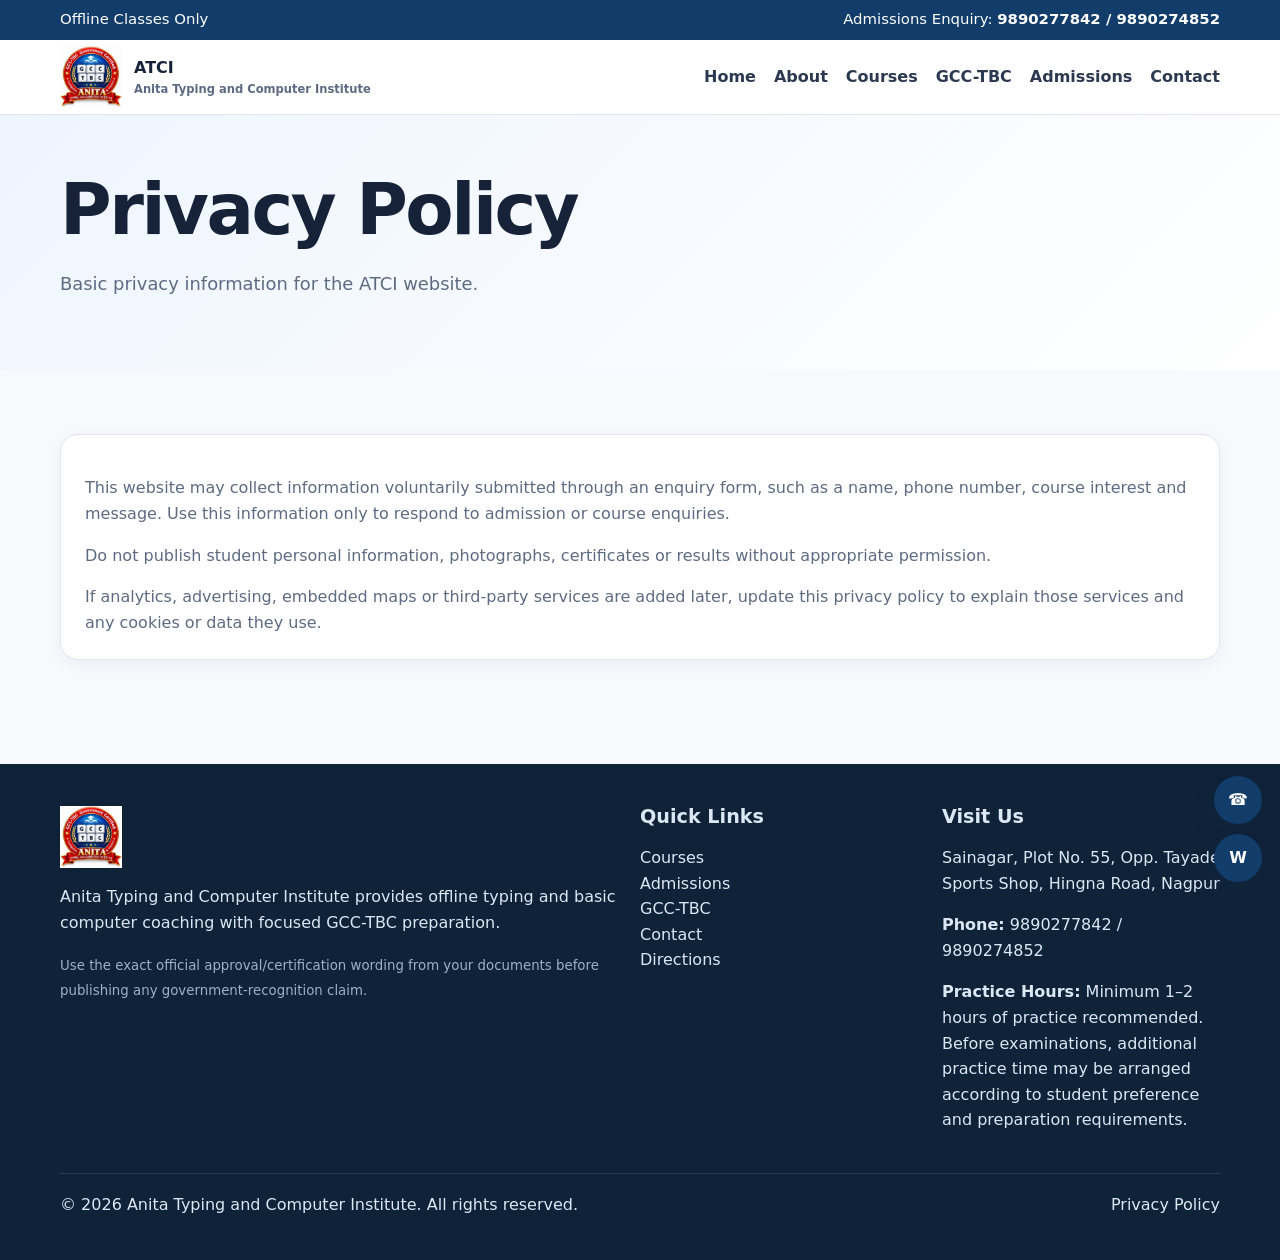
<file: privacy.html>
﻿<!doctype html>
<html lang="en">
<head>
  <meta charset="utf-8">
  <meta name="viewport" content="width=device-width,initial-scale=1">
  <title>Privacy Policy | ATCI</title>
  <meta name="description" content="Privacy policy for the ATCI website.">
  <link rel="canonical" href="https://atci.co.in/">
  <meta name="robots" content="index,follow">
  <meta property="og:title" content="Privacy Policy | ATCI">
  <meta property="og:description" content="Privacy policy for the ATCI website.">
  <meta property="og:type" content="website">
  <meta property="og:url" content="https://atci.co.in">
  <link rel="icon" type="image/png" href="assets/images/ATCI%20LOGO.png">
  <link rel="apple-touch-icon" href="assets/images/ATCI%20LOGO.png">
  <link rel="stylesheet" href="assets/css/style.css">
</head>
<body>

<div class="topbar">
  <div class="container">
    <span>Offline Classes Only</span>
    <span>Admissions Enquiry: <strong>9890277842 / 9890274852</strong></span>
  </div>
</div>
<header class="site-header">
  <div class="container nav">
    <a class="brand" href="index.html" aria-label="ATCI Home">
      <img class="logo" src="assets/images/ATCI%20LOGO.png" alt="Anita Typing and Computer Institute Logo">
      <span class="brand-text">ATCI<small>Anita Typing and Computer Institute</small></span>
    </a>
    <button class="menu-btn" aria-expanded="false" aria-label="Open menu">Menu</button>
    <nav class="nav-links"><a href="index.html" >Home</a><a href="about.html" >About</a><a href="courses.html" >Courses</a><a href="gcc-tbc.html" >GCC-TBC</a><a href="admissions.html" >Admissions</a><a href="contact.html" >Contact</a></nav>
  </div>
</header>


<main>
<section class="page-hero"><div class="container"><h1>Privacy Policy</h1><p class="lead">Basic privacy information for the ATCI website.</p></div></section>
<section class="section"><div class="container card">
<p>This website may collect information voluntarily submitted through an enquiry form, such as a name, phone number, course interest and message. Use this information only to respond to admission or course enquiries.</p>
<p>Do not publish student personal information, photographs, certificates or results without appropriate permission.</p>
<p>If analytics, advertising, embedded maps or third-party services are added later, update this privacy policy to explain those services and any cookies or data they use.</p>
</div></section></main>


<footer class="footer">
  <div class="container">
    <div class="footer-grid">
      <div>
        <img class="footer-logo logo" src="assets/images/ATCI%20LOGO.png" alt="Anita Typing and Computer Institute Logo">
        <p>Anita Typing and Computer Institute provides offline typing and basic computer coaching with focused GCC-TBC preparation.</p>
        <small>Use the exact official approval/certification wording from your documents before publishing any government-recognition claim.</small>
      </div>
      <div>
        <h3>Quick Links</h3>
        <p><a href="courses.html">Courses</a><br><a href="admissions.html">Admissions</a><br><a href="gcc-tbc.html">GCC-TBC</a><br><a href="contact.html">Contact</a><br><a href="https://maps.app.goo.gl/RfUvxJS2GyCX4RJT7" target="_blank" rel="noopener noreferrer">Directions</a></p>
      </div>
      <div>
        <h3>Visit Us</h3>
        <p>Sainagar, Plot No. 55, Opp. Tayade Sports Shop, Hingna Road, Nagpur</p>
        <p><strong>Phone:</strong> <a href="tel:+919890277842">9890277842</a> / <a href="tel:+919890274852">9890274852</a></p><p><strong>Practice Hours:</strong> Minimum 1–2 hours of practice recommended. Before examinations, additional practice time may be arranged according to student preference and preparation requirements.</p>
      </div>
    </div>
    <div class="footer-bottom">
      <span>© <span data-year></span> Anita Typing and Computer Institute. All rights reserved.</span>
      <span><a href="privacy.html">Privacy Policy</a></span>
    </div>
  </div>
</footer>
<div class="floating-contact">
  <a href="tel:+919890277842" aria-label="Call ATCI">☎</a>
  <a href="https://wa.me/919890277842" aria-label="WhatsApp ATCI">W</a>
</div>
<script src="assets/js/site.js"></script>

</body>
</html>
</file>
<file: assets/css/style.css>
﻿
:root{
  --bg:#f7f9fc;--card:#fff;--text:#152238;--muted:#5d6b82;--brand:#123c69;
  --brand2:#1f6f8b;--accent:#f3b61f;--line:#dfe6ef;--success:#197a55;
  --shadow:0 12px 30px rgba(18,60,105,.10);--radius:18px;--max:1160px;
}
*{box-sizing:border-box}
html{scroll-behavior:smooth}
body{margin:0;font-family:Inter,system-ui,-apple-system,Segoe UI,Roboto,Arial,sans-serif;background:var(--bg);color:var(--text);line-height:1.6}
a{color:inherit;text-decoration:none}
img{max-width:100%;display:block}
.container{width:min(var(--max),92%);margin:auto}
.topbar{background:var(--brand);color:#fff;font-size:.93rem}
.topbar .container{display:flex;justify-content:space-between;gap:16px;padding:8px 0;flex-wrap:wrap}
.site-header{position:sticky;top:0;background:rgba(255,255,255,.96);backdrop-filter:blur(10px);z-index:20;border-bottom:1px solid var(--line)}
.nav{display:flex;align-items:center;justify-content:space-between;gap:24px;min-height:74px}
.brand{display:flex;align-items:center;gap:12px;font-weight:800;min-width:0}
.logo{width:auto;height:62px;max-width:210px;object-fit:contain;flex:0 0 auto}
.hero-logo{width:min(100%,360px);height:auto;max-height:280px;object-fit:contain;margin:0 auto 24px}
.brand-text small{display:block;color:var(--muted);font-weight:600;font-size:.72rem}
.nav-links{display:flex;gap:18px;align-items:center}
.nav-links a{font-weight:650;color:#2b3a50}
.nav-links a:hover{color:var(--brand2)}
.menu-btn{display:none;border:1px solid var(--line);background:#fff;border-radius:10px;padding:9px 12px}
.hero{background:linear-gradient(135deg,#eef5ff 0%,#f8fbff 50%,#fff7de 100%);padding:76px 0 58px;border-bottom:1px solid var(--line)}
.hero-grid{display:grid;grid-template-columns:1.15fr .85fr;gap:42px;align-items:center}
.eyebrow{display:inline-flex;gap:8px;align-items:center;background:#e7f4ef;color:var(--success);padding:7px 12px;border-radius:999px;font-weight:750;font-size:.9rem}
h1,h2,h3{line-height:1.18;margin:0 0 14px}
h1{font-size:clamp(2.2rem,6vw,4.4rem);letter-spacing:-.035em}
h2{font-size:clamp(1.7rem,3vw,2.6rem)}
h3{font-size:1.2rem}
.lead{font-size:1.12rem;color:var(--muted);max-width:720px}
.actions{display:flex;gap:12px;flex-wrap:wrap;margin-top:24px}
.btn{display:inline-flex;align-items:center;justify-content:center;gap:8px;padding:12px 18px;border-radius:12px;font-weight:750;border:1px solid transparent}
.btn-primary{background:var(--brand);color:#fff}
.btn-secondary{background:#fff;border-color:var(--line);color:var(--brand)}
.hero-card{background:#fff;border:1px solid var(--line);border-radius:24px;padding:28px;box-shadow:var(--shadow)}
.hero-card .stat{display:flex;justify-content:space-between;padding:13px 0;border-bottom:1px dashed var(--line)}
.hero-card .stat:last-child{border-bottom:0}
.section{padding:64px 0}
.section.alt{background:#fff}
.section-head{max-width:760px;margin-bottom:30px}
.grid{display:grid;gap:22px}
.grid-3{grid-template-columns:repeat(3,1fr)}
.grid-2{grid-template-columns:repeat(2,1fr)}
.card{background:var(--card);border:1px solid var(--line);border-radius:var(--radius);padding:24px;box-shadow:0 4px 16px rgba(18,60,105,.05)}
.card p{color:var(--muted);margin-bottom:0}
.icon{width:46px;height:46px;border-radius:12px;background:#edf4fb;display:grid;place-items:center;margin-bottom:14px;font-size:1.35rem}
.badge{display:inline-block;padding:5px 9px;border-radius:999px;background:#fff5d6;color:#7a5b00;font-weight:700;font-size:.82rem;margin-bottom:10px}
.notice{border-left:4px solid var(--accent);background:#fff9e8;padding:16px 18px;border-radius:10px;color:#5f4a06}
.checks{display:grid;grid-template-columns:repeat(2,1fr);gap:12px;margin-top:20px}
.check{background:#fff;border:1px solid var(--line);border-radius:12px;padding:14px}
.page-hero{padding:54px 0;background:linear-gradient(135deg,#eef5ff,#fff)}
.breadcrumb{font-size:.9rem;color:var(--muted);margin-bottom:12px}
.table-wrap{overflow:auto;background:#fff;border:1px solid var(--line);border-radius:16px}
table{width:100%;border-collapse:collapse;min-width:620px}
th,td{padding:14px 16px;border-bottom:1px solid var(--line);text-align:left}
th{background:#f5f8fc}
form{display:grid;gap:14px}
input,select,textarea{width:100%;padding:12px 14px;border:1px solid #cfd8e6;border-radius:10px;font:inherit;background:#fff}
textarea{min-height:120px;resize:vertical}
label{font-weight:700}
.footer{background:#0f2238;color:#dce7f4;margin-top:40px}
.footer .container{padding:42px 0}
.footer-grid{display:grid;grid-template-columns:2fr 1fr 1fr;gap:24px}
.footer a{color:#dce7f4}
.footer small{color:#9fb0c5}
.footer-bottom{border-top:1px solid rgba(255,255,255,.12);padding-top:18px;margin-top:24px;display:flex;justify-content:space-between;gap:14px;flex-wrap:wrap}
.placeholder{border:2px dashed #b9c6d6;background:#f9fbfd;border-radius:14px;padding:20px;color:#5c6d82;text-align:center}
.floating-contact{position:fixed;right:18px;bottom:18px;display:flex;flex-direction:column;gap:10px;z-index:15}
.floating-contact a{width:48px;height:48px;border-radius:50%;display:grid;place-items:center;background:var(--brand);color:#fff;box-shadow:var(--shadow);font-weight:800}
@media(max-width:900px){
  .hero-grid,.grid-3,.grid-2,.footer-grid{grid-template-columns:1fr}
  .nav-links{display:none;position:absolute;top:74px;left:0;right:0;background:#fff;border-bottom:1px solid var(--line);padding:16px 4%;flex-direction:column;align-items:flex-start}
  .nav-links.open{display:flex}
  .menu-btn{display:block}
  .checks{grid-template-columns:1fr}
}
@media(max-width:600px){
  .logo{height:48px;max-width:145px}
  .brand-text{display:none}
  .hero-logo{max-height:220px;margin-bottom:18px}
}
</file>
